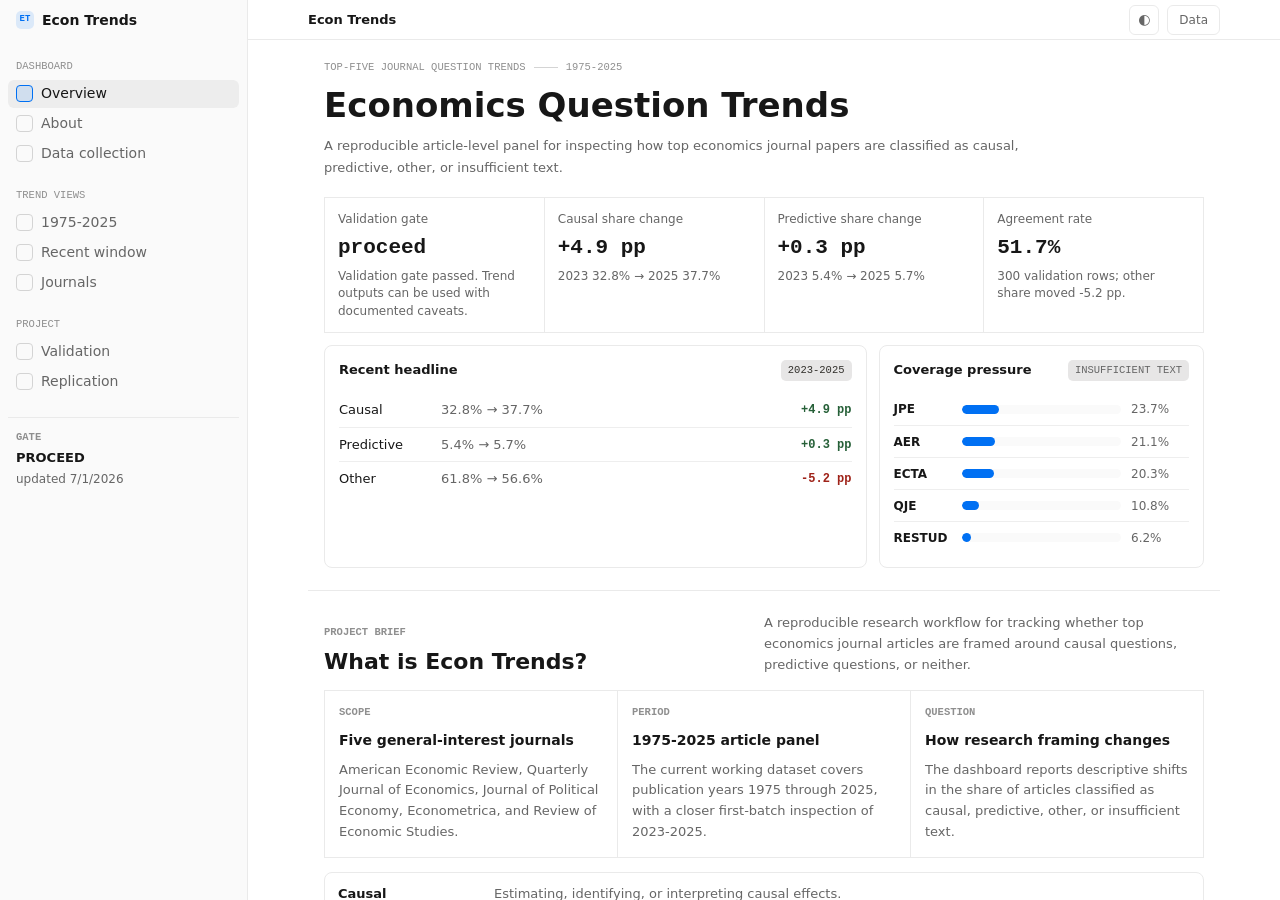
<file: site/index.html>
<!doctype html>
<html lang="en">
  <head>
    <meta charset="utf-8" />
    <meta name="viewport" content="width=device-width, initial-scale=1" />
    <title>Econ Question Trends</title>
    <meta
      name="description"
      content="A compact trend dashboard for causal, predictive, and other research questions in top economics journals."
    />
    <link rel="icon" href="icon.svg" type="image/svg+xml" />
    <link rel="stylesheet" href="styles.css" />
  </head>
  <body>
    <div class="app-shell">
      <aside class="sidebar" aria-label="Dashboard navigation">
        <div class="brand-block">
          <div class="brand-mark" aria-hidden="true">ET</div>
          <div>
            <div class="brand-title">Econ Trends</div>
            <div class="brand-subtitle">Question classification</div>
          </div>
        </div>

        <nav class="nav-stack">
          <div class="section-label">Dashboard</div>
          <a href="#overview" class="nav-link active" data-nav-link>Overview</a>
          <a href="#about" class="nav-link" data-nav-link>About</a>
          <a href="#methods" class="nav-link" data-nav-link>Data collection</a>
          <div class="section-label">Trend Views</div>
          <a href="#full-period" class="nav-link" data-nav-link>1975-2025</a>
          <a href="#recent" class="nav-link" data-nav-link>Recent window</a>
          <a href="#journals" class="nav-link" data-nav-link>Journals</a>
          <div class="section-label">Project</div>
          <a href="#validation" class="nav-link" data-nav-link>Validation</a>
          <a href="#replication" class="nav-link" data-nav-link>Replication</a>
        </nav>

        <div class="sidebar-note">
          <div class="mono-label">Gate</div>
          <strong id="sidebarGate">loading</strong>
          <span id="sidebarGenerated">data pending</span>
        </div>
      </aside>

      <main class="main">
        <header class="topbar">
          <div>
            <div class="eyebrow">Causal / predictive / other</div>
            <h1>Econ Trends</h1>
          </div>
          <div class="topbar-actions" aria-label="View controls">
            <button class="icon-button" id="themeToggle" type="button" title="Toggle theme" aria-label="Toggle theme">
              <span aria-hidden="true">◐</span>
            </button>
            <a class="text-button" href="#methods">Data</a>
          </div>
        </header>

        <section id="overview" class="section page-header-section">
          <div class="page-heading">
            <div class="page-kicker">
              <span>Top-five journal question trends</span>
              <span class="kicker-rule" aria-hidden="true"></span>
              <span>1975-2025</span>
            </div>
            <h2>Economics Question Trends</h2>
            <p>
              A reproducible article-level panel for inspecting how top economics journal papers
              are classified as causal, predictive, other, or insufficient text.
            </p>
          </div>

          <div class="metric-grid" id="metricGrid"></div>

          <div class="insight-grid">
            <article class="panel">
              <div class="panel-head">
                <h3>Recent headline</h3>
                <span class="tag">2023-2025</span>
              </div>
              <div id="headlineList" class="headline-list"></div>
            </article>
            <article class="panel">
              <div class="panel-head">
                <h3>Coverage pressure</h3>
                <span class="tag muted">insufficient text</span>
              </div>
              <div id="coverageBars" class="bar-list"></div>
            </article>
          </div>
        </section>

        <section id="about" class="section">
          <div class="section-head">
            <div>
              <div class="mono-label">Project brief</div>
              <h2>What is Econ Trends?</h2>
            </div>
            <p class="section-copy">
              A reproducible research workflow for tracking whether top economics journal articles
              are framed around causal questions, predictive questions, or neither.
            </p>
          </div>

          <div class="info-grid">
            <article class="info-card">
              <div class="mono-label">Scope</div>
              <h3>Five general-interest journals</h3>
              <p>
                American Economic Review, Quarterly Journal of Economics, Journal of Political
                Economy, Econometrica, and Review of Economic Studies.
              </p>
            </article>
            <article class="info-card">
              <div class="mono-label">Period</div>
              <h3>1975-2025 article panel</h3>
              <p>
                The current working dataset covers publication years 1975 through 2025, with a
                closer first-batch inspection of 2023-2025.
              </p>
            </article>
            <article class="info-card">
              <div class="mono-label">Question</div>
              <h3>How research framing changes</h3>
              <p>
                The dashboard reports descriptive shifts in the share of articles classified as
                causal, predictive, other, or insufficient text.
              </p>
            </article>
          </div>

          <div class="definition-list">
            <div class="definition-row">
              <strong>Causal</strong>
              <span>Estimating, identifying, or interpreting causal effects.</span>
            </div>
            <div class="definition-row">
              <strong>Predictive</strong>
              <span>Prediction, forecasting, classification, performance, or out-of-sample accuracy.</span>
            </div>
            <div class="definition-row">
              <strong>Other</strong>
              <span>Papers that do not clearly fit the causal or predictive definitions.</span>
            </div>
            <div class="definition-row">
              <strong>Insufficient text</strong>
              <span>Records where available title/abstract/full-text evidence is not enough to classify reliably.</span>
            </div>
          </div>
        </section>

        <section id="methods" class="section">
          <div class="section-head">
            <div>
              <div class="mono-label">Data collection</div>
              <h2>How we collect the article data</h2>
            </div>
            <p class="section-copy">
              The project starts from public bibliographic metadata, then constructs a deduplicated
              article-level panel for the top-five journal scope before any classification is run.
            </p>
          </div>

          <div class="method-columns">
            <article class="panel">
              <div class="panel-head">
                <h3>Source collection</h3>
                <span class="tag">Crossref / OpenAlex</span>
              </div>
              <div class="pipeline-list">
                <div class="pipeline-step">
                  <span>01</span>
                  <p>Define the five journals with ISSN-L, print/electronic ISSNs, publisher names, and OpenAlex source IDs in <code>config/journals.yml</code>.</p>
                </div>
                <div class="pipeline-step">
                  <span>02</span>
                  <p>Query Crossref by journal ISSN and publication year to collect DOI-centered bibliographic records for 1975-2025.</p>
                </div>
                <div class="pipeline-step">
                  <span>03</span>
                  <p>Query OpenAlex Works by verified source IDs and years to recover article metadata, abstracts where available, authorships, concepts, topics, keywords, and DOI links.</p>
                </div>
              </div>
            </article>

            <article class="panel">
              <div class="panel-head">
                <h3>Article panel construction</h3>
                <span class="tag">deduplication</span>
              </div>
              <div class="pipeline-list">
                <div class="pipeline-step">
                  <span>04</span>
                  <p>Standardize Crossref and OpenAlex records into a common source-record table with source provenance columns.</p>
                </div>
                <div class="pipeline-step">
                  <span>05</span>
                  <p>Deduplicate to one article record by normalized DOI when available, otherwise by normalized title, journal, and publication year.</p>
                </div>
                <div class="pipeline-step">
                  <span>06</span>
                  <p>Track missingness and provenance for key fields such as title, abstract, DOI, author names, journal, volume, issue, pages, keywords, and source-provided article type.</p>
                </div>
              </div>
            </article>
          </div>

          <div class="callout">
            <strong>Coverage boundary</strong>
            <span>
              The current dataset is a public-source metadata panel, not a final archival journal
              database. Crossref and OpenAlex records update over time, JEL coverage is currently
              missing, and abstract availability varies by journal and year.
            </span>
          </div>
        </section>

        <section id="full-period" class="section">
          <div class="section-head">
            <div>
              <div class="mono-label">Long panel</div>
              <h2>1975-2025 category shares</h2>
            </div>
            <div class="control-group" role="group" aria-label="Full-period scenario">
              <button type="button" class="segmented active" data-full-scenario="baseline">Baseline</button>
              <button type="button" class="segmented" data-full-scenario="exclude_insufficient_text">Exclude insufficient</button>
              <button type="button" class="segmented" data-full-scenario="insufficient_text_as_other">Insufficient as other</button>
            </div>
          </div>
          <article class="chart-panel">
            <div class="chart-toolbar">
              <div>
                <h3>Share by publication year</h3>
                <p>Line chart. Hover or tap the chart for exact yearly values.</p>
              </div>
              <div id="fullLegend" class="legend"></div>
            </div>
            <div id="fullTrendChart" class="chart-area" role="img" aria-label="Category shares by year"></div>
          </article>
        </section>

        <section id="recent" class="section">
          <div class="section-head">
            <div>
              <div class="mono-label">First batch</div>
              <h2>Recent trend window</h2>
            </div>
            <div class="control-group" role="group" aria-label="Recent scenario">
              <button type="button" class="segmented active" data-recent-scenario="baseline">Baseline</button>
              <button type="button" class="segmented" data-recent-scenario="title_triage_non_other">Title triage</button>
              <button type="button" class="segmented" data-recent-scenario="title_triage_all_suggestions">All suggestions</button>
            </div>
          </div>
          <div class="two-column">
            <article class="chart-panel">
              <div class="chart-toolbar">
                <div>
                  <h3>2023-2025 shares</h3>
                  <p>Stacked annual composition.</p>
                </div>
                <div id="recentLegend" class="legend"></div>
              </div>
              <div id="recentStackedChart" class="chart-area compact" role="img" aria-label="Recent category shares"></div>
            </article>
            <article class="panel">
              <div class="panel-head">
                <h3>Change table</h3>
                <span class="tag">percentage points</span>
              </div>
              <div id="recentChangeTable" class="mini-table"></div>
            </article>
          </div>
        </section>

        <section id="journals" class="section">
          <div class="section-head">
            <div>
              <div class="mono-label">Decomposition</div>
              <h2>Which journals drive the move?</h2>
            </div>
            <p class="section-copy">Sorted by 2023-2025 share change in the selected category.</p>
          </div>
          <div class="control-group left" role="group" aria-label="Journal category">
            <button type="button" class="segmented active" data-journal-category="causal">Causal</button>
            <button type="button" class="segmented" data-journal-category="predictive">Predictive</button>
            <button type="button" class="segmented" data-journal-category="other">Other</button>
          </div>
          <article class="panel wide">
            <div id="journalMoves" class="journal-list"></div>
          </article>
        </section>

        <section id="validation" class="section final-section">
          <div class="section-head">
            <div>
              <div class="mono-label">Evidence quality</div>
              <h2>Validation and caveats</h2>
            </div>
          </div>
          <div class="two-column">
            <article class="panel">
              <div class="panel-head">
                <h3>Category metrics</h3>
                <span class="tag">validation sample</span>
              </div>
              <div id="validationMetrics" class="validation-list"></div>
            </article>
            <article class="panel caveat-panel">
              <div class="panel-head">
                <h3>Interpretation rule</h3>
                <span class="tag warning">caveat</span>
              </div>
              <p>
                The validation gate passes, but the latest validation pass is AI-assisted. Use this
                dashboard for descriptive inspection and pipeline decisions. A publication version
                should either report AI-assisted validation or add a human audit subset.
              </p>
              <div id="gateDetails" class="gate-list"></div>
            </article>
          </div>
        </section>

        <section id="replication" class="section final-section">
          <div class="section-head">
            <div>
              <div class="mono-label">Replication</div>
              <h2>Sharing and replication</h2>
            </div>
            <p class="section-copy">
              The public repository contains the code, configuration, prompts, tests, documentation,
              and current dashboard snapshot. Large raw and intermediate data artifacts are kept out
              of git and should be distributed separately for full computational replication.
            </p>
          </div>
          <div class="info-grid two">
            <article class="info-card">
              <div class="mono-label">Run path</div>
              <h3>Rebuild from archived inputs</h3>
              <p>
                Restore the archived <code>data/raw</code>, <code>data/intermediate</code>, and
                <code>data/final</code> folders, install dependencies, then run the documented
                Makefile targets for tests, validation diagnostics, and trend tables.
              </p>
            </article>
            <article class="info-card">
              <div class="mono-label">Data boundary</div>
              <h3>Public code, separate data package</h3>
              <p>
                The repository does not commit raw API caches, PDF/OCR caches, reviewer files, or
                generated output tables. That boundary keeps the GitHub project readable while
                preserving a path for a formal replication archive.
              </p>
            </article>
          </div>
        </section>
      </main>
    </div>

    <div id="tooltip" class="tooltip" hidden></div>
    <script src="data.js"></script>
    <script src="app.js"></script>
  </body>
</html>
</file>
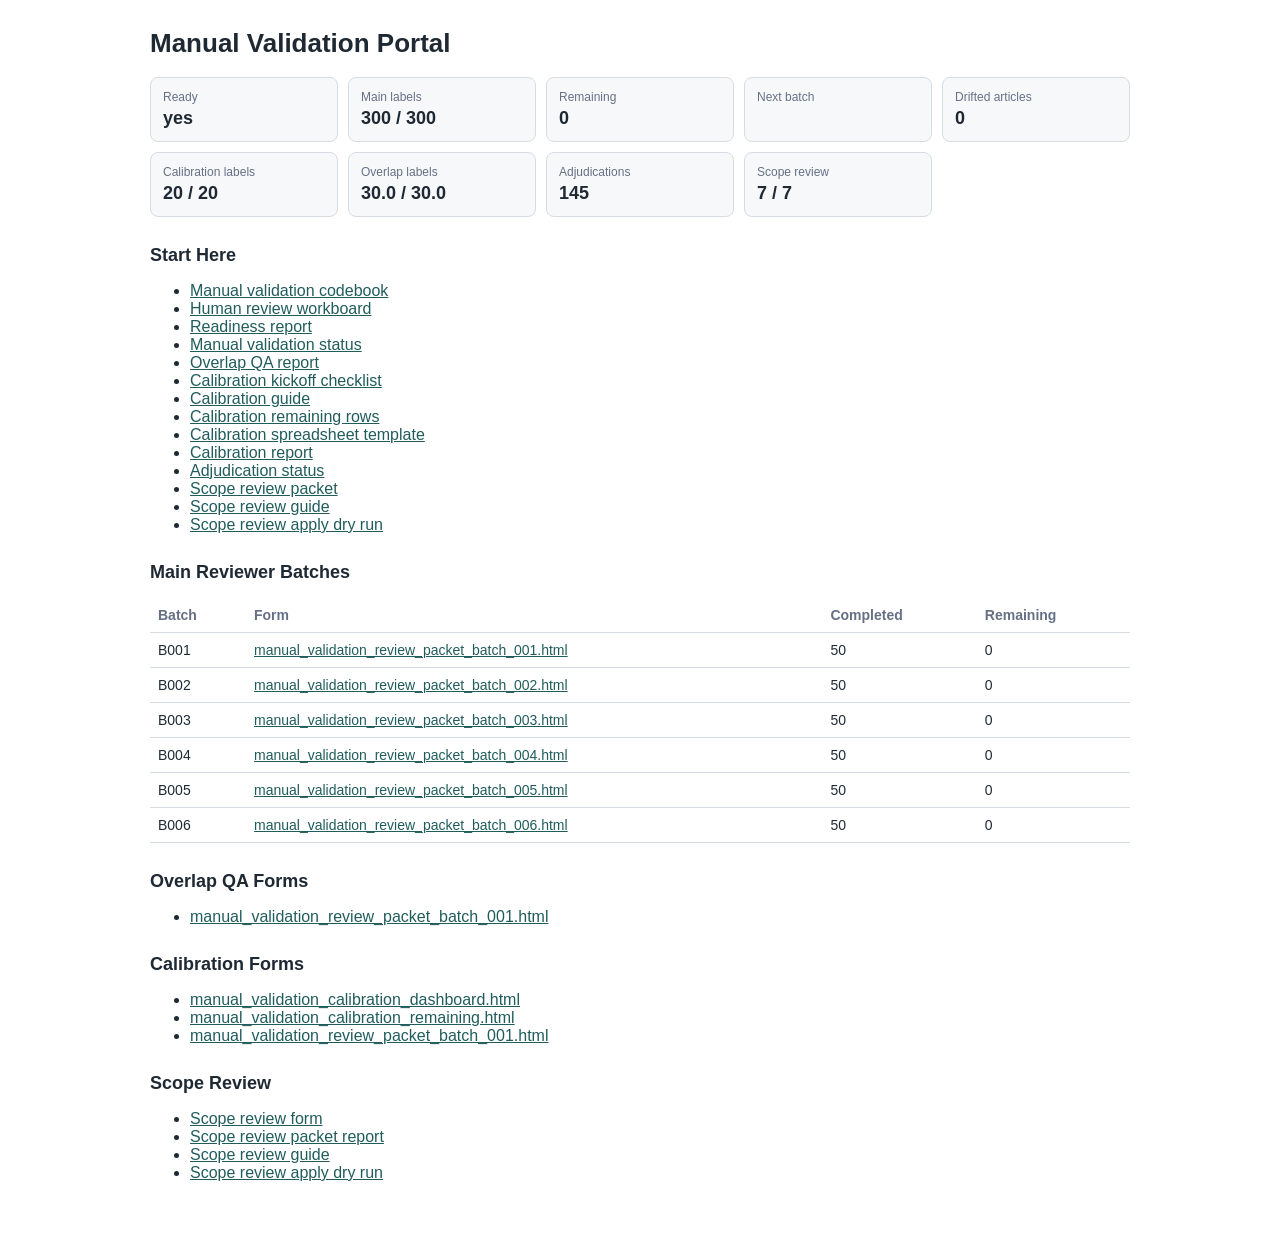
<file: docs/manual_validation_portal.html>
<!doctype html>
<html lang="en">
<head>
  <meta charset="utf-8">
  <meta name="viewport" content="width=device-width, initial-scale=1">
  <title>Manual Validation Portal</title>
  <style>
    body {
      margin: 0;
      font-family: -apple-system, BlinkMacSystemFont, "Segoe UI", sans-serif;
      color: #1f2933;
      background: #ffffff;
    }
    main {
      max-width: 980px;
      margin: 0 auto;
      padding: 28px 20px 48px;
    }
    h1 {
      margin: 0 0 16px;
      font-size: 26px;
    }
    h2 {
      margin-top: 28px;
      font-size: 18px;
    }
    .summary {
      display: grid;
      grid-template-columns: repeat(auto-fit, minmax(160px, 1fr));
      gap: 10px;
      margin: 18px 0;
    }
    .metric {
      border: 1px solid #d7dce2;
      border-radius: 8px;
      padding: 12px;
      background: #f7f8fa;
    }
    .metric span {
      display: block;
      color: #667085;
      font-size: 12px;
      margin-bottom: 4px;
    }
    .metric strong {
      font-size: 18px;
    }
    table {
      width: 100%;
      border-collapse: collapse;
      margin-top: 10px;
    }
    th, td {
      border-bottom: 1px solid #d7dce2;
      padding: 9px 8px;
      text-align: left;
      font-size: 14px;
    }
    th {
      color: #667085;
      font-weight: 650;
    }
    a {
      color: #215c5c;
    }
  </style>
</head>
<body>
  <main>
    <h1>Manual Validation Portal</h1>
    <div class="summary">
      <div class="metric"><span>Ready</span><strong>yes</strong></div>
      <div class="metric"><span>Main labels</span><strong>300 / 300</strong></div>
      <div class="metric"><span>Remaining</span><strong>0</strong></div>
      <div class="metric"><span>Next batch</span><strong></strong></div>
      <div class="metric"><span>Drifted articles</span><strong>0</strong></div>
      <div class="metric"><span>Calibration labels</span><strong>20 / 20</strong></div>
      <div class="metric"><span>Overlap labels</span><strong>30.0 / 30.0</strong></div>
      <div class="metric"><span>Adjudications</span><strong>145</strong></div>
      <div class="metric"><span>Scope review</span><strong>7 / 7</strong></div>
    </div>

    <h2>Start Here</h2>
    <ul>
      <li><a href="manual_validation_codebook.md">Manual validation codebook</a></li>
      <li><a href="human_review_workboard.md">Human review workboard</a></li>
      <li><a href="manual_validation_readiness.md">Readiness report</a></li>
      <li><a href="manual_validation_status.md">Manual validation status</a></li>
      <li><a href="manual_validation_overlap.md">Overlap QA report</a></li>
      <li><a href="manual_validation_calibration_kickoff.md">Calibration kickoff checklist</a></li>
      <li><a href="manual_validation_calibration_guide.md">Calibration guide</a></li>
      <li><a href="manual_validation_calibration_remaining.md">Calibration remaining rows</a></li>
      <li><a href="../data/intermediate/manual_validation_calibration/manual_validation_calibration_remaining_submission_template.csv">Calibration spreadsheet template</a></li>
      <li><a href="manual_validation_calibration.md">Calibration report</a></li>
      <li><a href="manual_validation_adjudication_status.md">Adjudication status</a></li>
      <li><a href="scope_review_packet.md">Scope review packet</a></li>
      <li><a href="scope_review_guide.md">Scope review guide</a></li>
      <li><a href="scope_review_apply.md">Scope review apply dry run</a></li>
    </ul>

    <h2>Main Reviewer Batches</h2>
    <table>
      <thead><tr><th>Batch</th><th>Form</th><th>Completed</th><th>Remaining</th></tr></thead>
      <tbody><tr><td>B001</td><td><a href="../data/intermediate/manual_validation_forms/manual_validation_review_packet_batch_001.html">manual_validation_review_packet_batch_001.html</a></td><td>50</td><td>0</td></tr>
<tr><td>B002</td><td><a href="../data/intermediate/manual_validation_forms/manual_validation_review_packet_batch_002.html">manual_validation_review_packet_batch_002.html</a></td><td>50</td><td>0</td></tr>
<tr><td>B003</td><td><a href="../data/intermediate/manual_validation_forms/manual_validation_review_packet_batch_003.html">manual_validation_review_packet_batch_003.html</a></td><td>50</td><td>0</td></tr>
<tr><td>B004</td><td><a href="../data/intermediate/manual_validation_forms/manual_validation_review_packet_batch_004.html">manual_validation_review_packet_batch_004.html</a></td><td>50</td><td>0</td></tr>
<tr><td>B005</td><td><a href="../data/intermediate/manual_validation_forms/manual_validation_review_packet_batch_005.html">manual_validation_review_packet_batch_005.html</a></td><td>50</td><td>0</td></tr>
<tr><td>B006</td><td><a href="../data/intermediate/manual_validation_forms/manual_validation_review_packet_batch_006.html">manual_validation_review_packet_batch_006.html</a></td><td>50</td><td>0</td></tr></tbody>
    </table>

    <h2>Overlap QA Forms</h2>
    <ul>
      <li><a href="../data/intermediate/manual_validation_overlap_forms/manual_validation_review_packet_batch_001.html">manual_validation_review_packet_batch_001.html</a></li>
    </ul>

    <h2>Calibration Forms</h2>
    <ul>
      <li><a href="../data/intermediate/manual_validation_calibration_forms/manual_validation_calibration_dashboard.html">manual_validation_calibration_dashboard.html</a></li>
<li><a href="../data/intermediate/manual_validation_calibration_forms/manual_validation_calibration_remaining.html">manual_validation_calibration_remaining.html</a></li>
<li><a href="../data/intermediate/manual_validation_calibration_forms/manual_validation_review_packet_batch_001.html">manual_validation_review_packet_batch_001.html</a></li>
    </ul>

    <h2>Scope Review</h2>
    <ul>
      <li><a href="../data/intermediate/scope_review_forms/scope_review_packet.html">Scope review form</a></li>
      <li><a href="scope_review_packet.md">Scope review packet report</a></li>
      <li><a href="scope_review_guide.md">Scope review guide</a></li>
      <li><a href="scope_review_apply.md">Scope review apply dry run</a></li>
    </ul>
  </main>
</body>
</html>
</file>
<file: site/styles.css>
:root {
  color-scheme: light;
  --bg: #ffffff;
  --bg-soft: #fafafa;
  --bg-hover: #f5f5f5;
  --bg-active: #ededed;
  --bg-elevated: #ffffff;
  --bg-translucent: rgba(255, 255, 255, 0.88);
  --fg: #171717;
  --fg-muted: #666666;
  --fg-faint: #8f8f8f;
  --fg-on-fill: #ffffff;
  --border: #eaeaea;
  --border-strong: #d4d4d4;
  --divider: #eeeeee;
  --selection: #0070f333;
  --focus-ring: #0070f366;
  --accent: #0070f3;
  --accent-soft: #0070f31f;
  --shadow-sm: 0 1px 2px #0f0f0f0a;
  --chip-gray-bg: #7877742e;
  --chip-gray-fg: #32302c;
  --chip-green-bg: #6ead7c38;
  --chip-green-fg: #266038;
  --chip-blue-bg: #529cca38;
  --chip-blue-fg: #185684;
  --chip-yellow-bg: #e9b21733;
  --chip-yellow-fg: #7b5804;
  --chip-red-bg: #e3696033;
  --chip-red-fg: #9f2319;
  --green: #266038;
  --blue: #185684;
  --gold: #7b5804;
  --rose: #9f2319;
  --scrollbar-thumb: #17171733;
  --mono: "SFMono-Regular", "Cascadia Mono", "Liberation Mono", Menlo, monospace;
  --sans: Inter, ui-sans-serif, system-ui, -apple-system, BlinkMacSystemFont, "Segoe UI", sans-serif;
}

html[data-theme="dark"] {
  color-scheme: dark;
  --bg: #000000;
  --bg-soft: #0a0a0a;
  --bg-hover: #1f1f1f;
  --bg-active: #2a2a2a;
  --bg-elevated: #111111;
  --bg-translucent: rgba(0, 0, 0, 0.86);
  --fg: #ededed;
  --fg-muted: #a1a1a1;
  --fg-faint: #666666;
  --fg-on-fill: #000000;
  --border: #242424;
  --border-strong: #333333;
  --divider: #1f1f1f;
  --selection: #3291ff33;
  --focus-ring: #3291ff73;
  --accent: #3291ff;
  --accent-soft: #3291ff24;
  --shadow-sm: 0 1px 2px #00000066;
  --chip-gray-bg: #262626;
  --chip-gray-fg: #d4d4d4;
  --chip-green-bg: #16351f;
  --chip-green-fg: #7ecb8f;
  --chip-blue-bg: #102a43;
  --chip-blue-fg: #79b8ff;
  --chip-yellow-bg: #332b12;
  --chip-yellow-fg: #d8c36a;
  --chip-red-bg: #3a1d1d;
  --chip-red-fg: #f28b82;
  --green: #7ecb8f;
  --blue: #79b8ff;
  --gold: #d8c36a;
  --rose: #f28b82;
  --scrollbar-thumb: #ffffff29;
}

* {
  box-sizing: border-box;
}

html {
  background: var(--bg);
  scroll-behavior: auto;
}

body {
  margin: 0;
  background: var(--bg);
  color: var(--fg);
  font-family: var(--sans);
  font-feature-settings: "cv02", "cv03", "cv04", "cv11", "ss01";
  font-size: 14px;
  line-height: 1.5;
  letter-spacing: 0;
  text-rendering: optimizeLegibility;
}

button,
select,
input {
  font: inherit;
}

a {
  color: inherit;
}

::selection {
  background: var(--selection);
}

::-webkit-scrollbar {
  height: 10px;
  width: 10px;
}

::-webkit-scrollbar-track {
  background: transparent;
}

::-webkit-scrollbar-thumb {
  background-color: var(--scrollbar-thumb);
  background-clip: padding-box;
  border: 3px solid transparent;
  border-radius: 999px;
}

code {
  border: 1px solid var(--border);
  border-radius: 5px;
  background: var(--bg-soft);
  padding: 1px 5px;
  color: var(--fg-muted);
  font-family: var(--mono);
  font-size: 12px;
}

.app-shell {
  display: grid;
  grid-template-columns: 248px minmax(0, 1fr);
  height: 100vh;
  overflow: hidden;
}

.sidebar {
  height: 100vh;
  overflow-y: auto;
  border-right: 1px solid var(--border);
  background: var(--bg-soft);
  padding: 0 8px 12px;
}

.brand-block {
  display: flex;
  align-items: center;
  gap: 8px;
  min-height: 40px;
  margin-bottom: 1px;
  padding: 0 8px;
}

.brand-mark {
  display: grid;
  width: 18px;
  height: 18px;
  flex: 0 0 auto;
  place-items: center;
  border-radius: 5px;
  background: var(--accent-soft);
  color: var(--accent);
  font-family: var(--mono);
  font-size: 9px;
  font-weight: 700;
}

.brand-title {
  overflow: hidden;
  color: var(--fg);
  font-size: 14px;
  font-weight: 650;
  text-overflow: ellipsis;
  white-space: nowrap;
}

.brand-subtitle {
  display: none;
}

.nav-stack {
  display: grid;
  gap: 2px;
  min-height: 0;
}

.section-label {
  padding: 18px 8px 3px;
  color: var(--fg-faint);
  font-family: var(--mono);
  font-size: 10.5px;
  letter-spacing: 0;
  text-transform: uppercase;
}

.nav-link {
  display: flex;
  align-items: center;
  min-width: 0;
  height: 28px;
  border-radius: 6px;
  padding: 0 8px;
  color: var(--fg-muted);
  font-size: 14px;
  text-decoration: none;
  transition:
    background-color 80ms ease,
    color 80ms ease;
}

.nav-link::before {
  width: 15px;
  height: 15px;
  margin-right: 8px;
  border: 1px solid var(--border-strong);
  border-radius: 4px;
  content: "";
}

.nav-link:hover,
.nav-link.active {
  background: var(--bg-active);
  color: var(--fg);
}

.nav-link.active::before {
  border-color: var(--accent);
  background: var(--accent-soft);
}

.sidebar-note {
  display: grid;
  gap: 2px;
  margin: 22px 0 0;
  border-top: 1px solid var(--border);
  padding: 12px 8px 4px;
}

.sidebar-note strong {
  color: var(--fg);
  font-size: 13px;
  font-weight: 600;
  text-transform: uppercase;
}

.sidebar-note span {
  color: var(--fg-muted);
  font-size: 12px;
}

.main {
  min-width: 0;
  height: 100vh;
  overflow-y: auto;
  background: var(--bg);
}

.topbar {
  position: sticky;
  top: 0;
  z-index: 30;
  display: flex;
  align-items: center;
  justify-content: space-between;
  gap: 16px;
  min-height: 40px;
  border-bottom: 1px solid var(--border);
  background: var(--bg-translucent);
  padding: 0 max(12px, calc((100% - 912px) / 2));
  backdrop-filter: blur(12px);
}

.eyebrow,
.mono-label {
  color: var(--fg-faint);
  font-family: var(--mono);
  font-size: 10.5px;
  font-weight: 600;
  letter-spacing: 0;
  text-transform: uppercase;
}

.topbar .eyebrow {
  display: none;
}

h1,
h2,
h3,
p {
  margin: 0;
}

h1 {
  color: var(--fg);
  font-size: 13px;
  font-weight: 550;
  line-height: 1.2;
  letter-spacing: 0;
}

h2 {
  margin-top: 8px;
  color: var(--fg);
  font-size: 22px;
  font-weight: 650;
  line-height: 1.2;
  letter-spacing: 0;
}

h3 {
  color: var(--fg);
  font-size: 13px;
  font-weight: 650;
  line-height: 1.3;
}

.topbar-actions {
  display: flex;
  align-items: center;
  gap: 8px;
}

.icon-button,
.text-button,
.segmented {
  display: inline-flex;
  align-items: center;
  justify-content: center;
  border: 1px solid var(--border);
  border-radius: 6px;
  background: var(--bg);
  color: var(--fg-muted);
  text-decoration: none;
  cursor: pointer;
  transition:
    background-color 80ms ease,
    border-color 80ms ease,
    color 80ms ease;
}

.icon-button {
  width: 30px;
  height: 30px;
  padding: 0;
}

.text-button {
  height: 30px;
  padding: 0 11px;
  font-size: 12px;
  font-weight: 500;
}

.segmented {
  height: 28px;
  padding: 0 10px;
  font-size: 12px;
  font-weight: 500;
}

.icon-button:hover,
.text-button:hover,
.segmented:hover {
  border-color: var(--border-strong);
  background: var(--bg-hover);
  color: var(--fg);
}

.segmented.active {
  border-color: var(--fg);
  background: var(--fg);
  color: var(--fg-on-fill);
}

.section {
  max-width: 912px;
  margin: 0 auto;
  border-bottom: 1px solid var(--border);
  padding: 22px 16px 28px;
  scroll-margin-top: 40px;
}

.final-section {
  border-bottom: 0;
  padding-bottom: 64px;
}

.section:last-of-type {
  min-height: 100vh;
}

.section-head {
  display: grid;
  grid-template-columns: minmax(0, 1fr) auto;
  align-items: end;
  gap: 18px;
  margin-bottom: 14px;
}

.section-copy {
  max-width: 440px;
  color: var(--fg-muted);
  font-size: 13px;
  line-height: 1.6;
}

.page-header-section {
  padding: 20px 16px 22px;
}

.page-heading {
  display: grid;
  gap: 0;
  margin-bottom: 18px;
}

.page-kicker {
  display: flex;
  flex-wrap: wrap;
  align-items: center;
  gap: 8px;
  color: var(--fg-faint);
  font-family: var(--mono);
  font-size: 10.5px;
  letter-spacing: 0;
  text-transform: uppercase;
}

.kicker-rule {
  display: inline-block;
  width: 24px;
  height: 1px;
  background: var(--border-strong);
}

.page-heading h2 {
  margin-top: 10px;
  max-width: 760px;
  font-size: 34px;
  font-weight: 650;
  line-height: 1.15;
}

.page-heading p {
  max-width: 720px;
  margin-top: 10px;
  color: var(--fg-muted);
  font-size: 13px;
  line-height: 1.7;
}

.control-group {
  display: flex;
  flex-wrap: wrap;
  justify-content: flex-end;
  gap: 6px;
}

.control-group.left {
  justify-content: flex-start;
  margin-bottom: 12px;
}

.metric-grid {
  display: grid;
  grid-template-columns: repeat(4, minmax(0, 1fr));
  border-top: 1px solid var(--border);
  border-left: 1px solid var(--border);
}

.metric {
  min-height: 94px;
  border-right: 1px solid var(--border);
  border-bottom: 1px solid var(--border);
  background: var(--bg);
  padding: 12px 13px;
}

.metric-label {
  color: var(--fg-muted);
  font-size: 12px;
}

.metric-value {
  margin-top: 9px;
  color: var(--fg);
  font-family: var(--mono);
  font-size: 21px;
  font-weight: 700;
  line-height: 1;
}

.metric-note {
  margin-top: 10px;
  color: var(--fg-muted);
  font-size: 12px;
  line-height: 1.45;
}

.insight-grid,
.two-column {
  display: grid;
  grid-template-columns: minmax(0, 1.25fr) minmax(280px, 0.75fr);
  gap: 12px;
  margin-top: 12px;
}

.info-grid {
  display: grid;
  grid-template-columns: repeat(3, minmax(0, 1fr));
  border-top: 1px solid var(--border);
  border-left: 1px solid var(--border);
}

.info-grid.two {
  grid-template-columns: repeat(2, minmax(0, 1fr));
}

.info-card {
  min-height: 132px;
  border-right: 1px solid var(--border);
  border-bottom: 1px solid var(--border);
  background: var(--bg);
  padding: 14px;
}

.info-card h3 {
  margin-top: 11px;
  font-size: 14px;
}

.info-card p {
  margin-top: 10px;
  color: var(--fg-muted);
  font-size: 13px;
  line-height: 1.6;
}

.definition-list {
  display: grid;
  margin-top: 14px;
  border: 1px solid var(--border);
  border-radius: 8px;
  background: var(--bg);
}

.definition-row {
  display: grid;
  grid-template-columns: 142px minmax(0, 1fr);
  gap: 14px;
  min-height: 42px;
  align-items: center;
  border-top: 1px solid var(--divider);
  padding: 9px 13px;
  color: var(--fg-muted);
  font-size: 13px;
}

.definition-row:first-child {
  border-top: 0;
}

.definition-row strong {
  color: var(--fg);
  font-weight: 650;
}

.method-columns {
  display: grid;
  grid-template-columns: repeat(2, minmax(0, 1fr));
  gap: 12px;
}

.pipeline-list {
  display: grid;
  margin-top: 12px;
}

.pipeline-step {
  display: grid;
  grid-template-columns: 34px minmax(0, 1fr);
  gap: 10px;
  border-top: 1px solid var(--divider);
  padding: 11px 0;
}

.pipeline-step:first-child {
  border-top: 0;
  padding-top: 0;
}

.pipeline-step span {
  color: var(--fg-faint);
  font-family: var(--mono);
  font-size: 10.5px;
}

.pipeline-step p {
  color: var(--fg-muted);
  font-size: 13px;
  line-height: 1.55;
}

.callout {
  display: grid;
  grid-template-columns: 180px minmax(0, 1fr);
  gap: 16px;
  margin-top: 12px;
  border: 1px solid var(--border);
  border-radius: 8px;
  background: var(--bg-soft);
  padding: 13px;
}

.callout strong {
  color: var(--fg);
  font-size: 13px;
}

.callout span {
  color: var(--fg-muted);
  font-size: 13px;
  line-height: 1.6;
}

.panel,
.chart-panel {
  border: 1px solid var(--border);
  border-radius: 8px;
  background: var(--bg);
}

.panel {
  padding: 14px;
}

.panel.wide {
  padding: 6px;
}

.panel-head,
.chart-toolbar {
  display: flex;
  align-items: center;
  justify-content: space-between;
  gap: 14px;
}

.chart-toolbar {
  min-height: 58px;
  border-bottom: 1px solid var(--border);
  padding: 12px 14px;
}

.chart-toolbar p {
  margin-top: 3px;
  color: var(--fg-muted);
  font-size: 12px;
}

.tag {
  display: inline-flex;
  align-items: center;
  min-height: 21px;
  border-radius: 5px;
  background: var(--chip-gray-bg);
  padding: 0 7px;
  color: var(--chip-gray-fg);
  font-family: var(--mono);
  font-size: 10.5px;
  letter-spacing: 0;
  text-transform: uppercase;
}

.tag.warning {
  background: var(--chip-red-bg);
  color: var(--chip-red-fg);
}

.tag.muted {
  color: var(--fg-muted);
}

.headline-list,
.bar-list,
.validation-list,
.gate-list {
  display: grid;
  margin-top: 12px;
}

.headline-item {
  display: grid;
  grid-template-columns: 92px minmax(0, 1fr) auto;
  gap: 10px;
  align-items: center;
  min-height: 34px;
  border-top: 1px solid var(--divider);
  color: var(--fg-muted);
  font-size: 13px;
}

.headline-item:first-child {
  border-top: 0;
}

.headline-name {
  color: var(--fg);
  text-transform: capitalize;
}

.delta {
  font-family: var(--mono);
  font-size: 12px;
  font-weight: 700;
}

.delta.up {
  color: var(--green);
}

.delta.down {
  color: var(--rose);
}

.bar-row {
  display: grid;
  grid-template-columns: 58px minmax(0, 1fr) 58px;
  gap: 10px;
  align-items: center;
  min-height: 32px;
  border-top: 1px solid var(--divider);
  color: var(--fg-muted);
  font-size: 12px;
}

.bar-row:first-child {
  border-top: 0;
}

.bar-track {
  height: 9px;
  overflow: hidden;
  border-radius: 999px;
  background: var(--bg-soft);
}

.bar-fill {
  height: 100%;
  border-radius: inherit;
  background: var(--accent);
}

.chart-area {
  position: relative;
  min-height: 360px;
  padding: 8px 12px 14px;
}

.chart-area.compact {
  min-height: 288px;
}

.chart-svg {
  display: block;
  width: 100%;
  height: 100%;
  min-height: inherit;
  overflow: visible;
}

.axis-text {
  fill: var(--fg-faint);
  font-family: var(--mono);
  font-size: 10px;
}

.grid-line {
  stroke: var(--divider);
  stroke-width: 1;
}

.chart-line {
  fill: none;
  stroke-width: 2;
}

.chart-point {
  cursor: crosshair;
}

.legend {
  display: flex;
  flex-wrap: wrap;
  justify-content: flex-end;
  gap: 7px 11px;
}

.legend-item {
  display: inline-flex;
  align-items: center;
  gap: 6px;
  color: var(--fg-muted);
  font-size: 12px;
  text-transform: capitalize;
}

.legend-dot {
  width: 8px;
  height: 8px;
  border-radius: 50%;
}

.mini-table {
  display: grid;
  margin-top: 12px;
}

.table-row,
.journal-row,
.validation-row,
.gate-row {
  display: grid;
  align-items: center;
  gap: 10px;
  min-height: 36px;
  border-top: 1px solid var(--divider);
  color: var(--fg-muted);
  font-size: 12px;
}

.table-row:first-child,
.journal-row:first-child,
.validation-row:first-child,
.gate-row:first-child {
  border-top: 0;
}

.table-row {
  grid-template-columns: minmax(0, 1fr) auto auto;
}

.journal-row {
  grid-template-columns: 78px minmax(0, 1fr) 72px 72px 78px;
  padding: 0 8px;
}

.validation-row {
  grid-template-columns: 108px minmax(0, 1fr) repeat(3, 62px);
}

.gate-row {
  grid-template-columns: minmax(0, 1fr) auto;
}

.gate-row strong {
  color: var(--fg);
  font-weight: 600;
}

.journal-name,
.row-name {
  color: var(--fg);
  font-weight: 650;
  text-transform: uppercase;
}

.journal-track {
  position: relative;
  height: 10px;
  border-radius: 999px;
  background: var(--bg-soft);
}

.journal-zero {
  position: absolute;
  top: -3px;
  bottom: -3px;
  left: 50%;
  width: 1px;
  background: var(--border-strong);
}

.journal-delta {
  position: absolute;
  top: 0;
  bottom: 0;
  border-radius: 999px;
}

.journal-delta.positive {
  left: 50%;
  background: var(--green);
}

.journal-delta.negative {
  right: 50%;
  background: var(--rose);
}

.caveat-panel p {
  margin-top: 12px;
  color: var(--fg-muted);
  font-size: 13px;
  line-height: 1.6;
}

.tooltip {
  position: fixed;
  z-index: 50;
  max-width: 260px;
  border: 1px solid var(--border-strong);
  border-radius: 6px;
  background: var(--bg-elevated);
  box-shadow: var(--shadow-sm);
  padding: 8px 10px;
  color: var(--fg);
  font-size: 12px;
  pointer-events: none;
}

.tooltip strong {
  display: block;
  margin-bottom: 2px;
}

@media (max-width: 980px) {
  .app-shell {
    display: block;
    height: auto;
    overflow: visible;
  }

  .sidebar {
    height: auto;
    overflow: visible;
    border-right: 0;
    border-bottom: 1px solid var(--border);
    padding-bottom: 10px;
  }

  .brand-block {
    min-height: 44px;
  }

  .nav-stack {
    display: flex;
    flex-wrap: wrap;
    gap: 6px;
    padding: 0 8px;
  }

  .section-label {
    display: none;
  }

  .nav-link {
    border: 1px solid var(--border);
    background: var(--bg);
  }

  .nav-link::before {
    display: none;
  }

  .sidebar-note {
    margin: 12px 8px 0;
  }

  .main {
    height: auto;
    overflow: visible;
  }

  .topbar {
    padding: 0 16px;
  }

  .metric-grid,
  .info-grid,
  .info-grid.two,
  .method-columns,
  .insight-grid,
  .two-column {
    grid-template-columns: 1fr;
  }

  .section-head {
    grid-template-columns: 1fr;
    align-items: start;
  }

  .control-group {
    justify-content: flex-start;
  }
}

@media (max-width: 640px) {
  body {
    font-size: 13px;
  }

  h2 {
    font-size: 27px;
  }

  .topbar {
    min-height: 44px;
  }

  .section {
    padding: 22px 12px 28px;
  }

  .chart-toolbar,
  .panel-head {
    align-items: flex-start;
    flex-direction: column;
  }

  .legend {
    justify-content: flex-start;
  }

  .headline-item,
  .bar-row,
  .definition-row,
  .callout,
  .table-row,
  .journal-row,
  .validation-row,
  .gate-row {
    grid-template-columns: 1fr;
    gap: 4px;
    padding: 9px 0;
  }

  .journal-row {
    padding: 9px 0;
  }

  .chart-area {
    min-height: 300px;
  }

  .chart-area.compact {
    min-height: 260px;
  }
}
</file>
